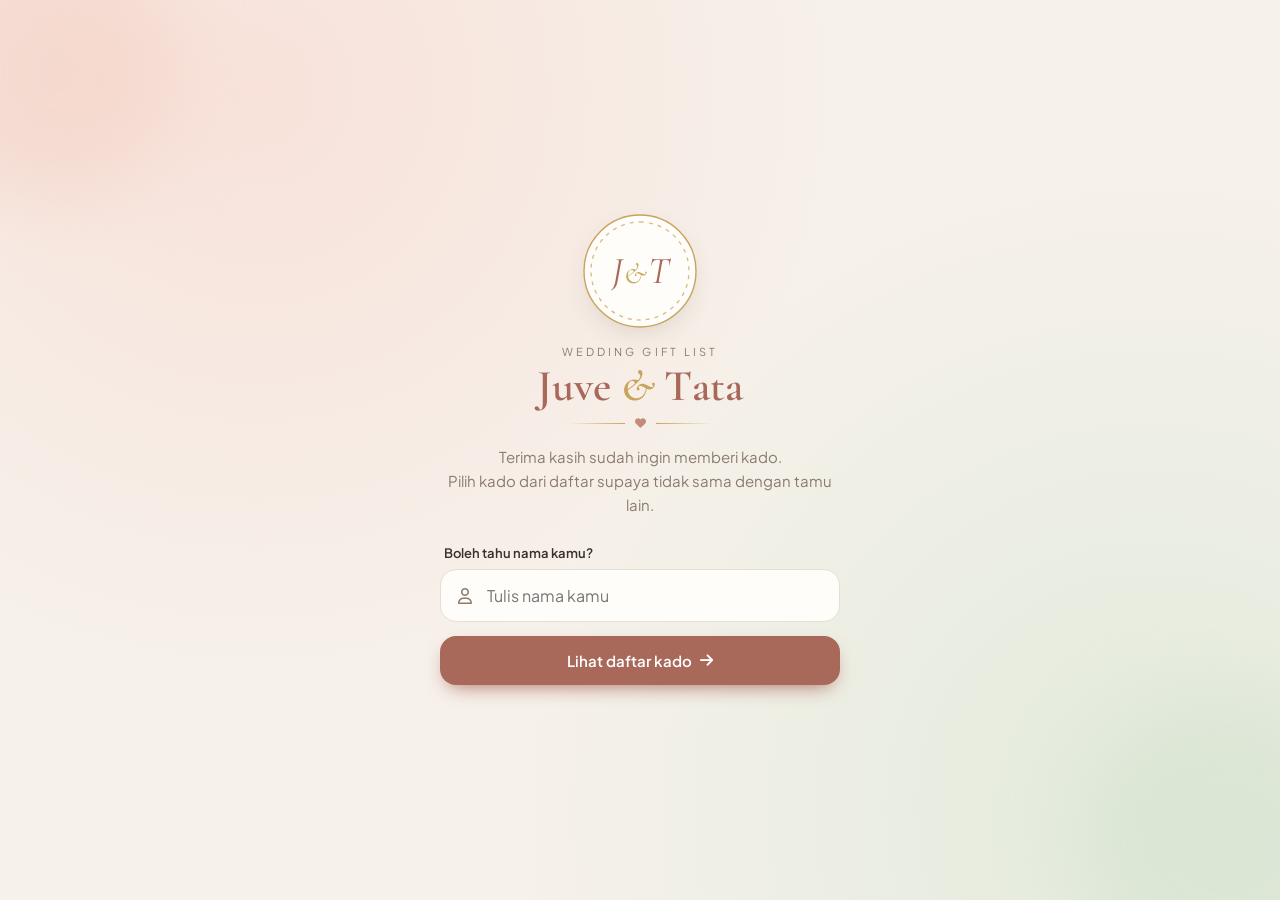
<file: index.html>
<!doctype html>
<html lang="id">
<head>
  <meta charset="utf-8">
  <meta name="viewport" content="width=device-width, initial-scale=1, viewport-fit=cover">
  <title>Wedding Gift · Juve & Tata</title>
  <meta name="description" content="Daftar kado pernikahan Juve & Tata — pilih kado supaya tidak sama dengan tamu lain.">
  <meta name="theme-color" content="#f6f1ea">
  <link rel="icon" href="data:image/svg+xml,<svg xmlns='http://www.w3.org/2000/svg' viewBox='0 0 24 24'><path fill='%23a8685a' d='M12 21s-7.5-4.6-9.6-9.2C.9 8.4 3 4.5 6.7 4.5c2.1 0 3.6 1.2 4.3 2.4.7-1.2 2.2-2.4 4.3-2.4 3.7 0 5.8 3.9 4.3 7.3C19.5 16.4 12 21 12 21z'/></svg>">
  <link rel="preconnect" href="https://fonts.googleapis.com">
  <link rel="preconnect" href="https://fonts.gstatic.com" crossorigin>
  <link href="https://fonts.googleapis.com/css2?family=Cormorant+Garamond:ital,wght@0,500;0,600;1,500&family=Plus+Jakarta+Sans:wght@400;500;600;700&display=swap" rel="stylesheet">
  <link rel="stylesheet" href="https://cdnjs.cloudflare.com/ajax/libs/font-awesome/6.5.2/css/all.min.css">
  <link rel="stylesheet" href="assets/style.css">
</head>
<body>
  <!-- Layar sambutan: tanya nama tamu -->
  <section class="welcome intro hidden" id="welcome">
    <div class="petals" id="petals" aria-hidden="true"></div>
    <div class="blob b1" aria-hidden="true"></div>
    <div class="blob b2" aria-hidden="true"></div>
    <form class="welcome-card" id="welcomeForm" autocomplete="off">
      <div class="monogram anim">
        <svg viewBox="0 0 120 120" aria-hidden="true"><circle class="draw" cx="60" cy="60" r="56"/><circle class="draw d2" cx="60" cy="60" r="49"/></svg>
        <span class="mono-text">J<em>&amp;</em>T</span>
        <i class="fa-solid fa-star spark s1"></i><i class="fa-solid fa-star spark s2"></i><i class="fa-solid fa-star spark s3"></i>
      </div>
      <p class="eyebrow anim a1">Wedding Gift List</p>
      <h1 class="split" id="title">Juve &amp; Tata</h1>
      <div class="divider anim a2"><span></span><i class="fa-solid fa-heart"></i><span></span></div>
      <div class="w-event anim a2 hidden" id="wEvent"></div>
      <p class="lead anim a3">Terima kasih sudah ingin memberi kado.<br>Pilih kado dari daftar supaya tidak sama dengan tamu lain.</p>
      <div class="field anim a4">
        <label for="guestName" id="nameLabel">Boleh tahu nama kamu?</label>
        <div class="input-wrap">
          <i class="fa-regular fa-user"></i>
          <input class="input" id="guestName" maxlength="40" placeholder="Tulis nama kamu">
        </div>
      </div>
      <button class="btn btn-primary btn-block shine anim a5" type="submit" id="goBtn">Lihat daftar kado <i class="fa-solid fa-arrow-right"></i></button>
    </form>
  </section>

  <main class="app" id="app">
    <header class="top">
      <div class="brand">
        <p class="eyebrow">Wedding Gift</p>
        <h2>Juve &amp; Tata</h2>
      </div>
      <button class="me" id="meBtn" title="Ganti nama">
        <div class="avatar" id="meAvatar">?</div><span id="meName"></span>
      </button>
    </header>

    <p class="hello">Hai <b id="helloName"></b>! Ketuk salah satu kado yang ingin kamu berikan. Kado yang sudah ada namanya berarti sudah dipilih tamu lain.</p>

    <div class="progress-card">
      <div class="ring" id="ring" data-label="0%"></div>
      <div>
        <h3 id="progTitle">Memuat…</h3>
        <p id="progSub">Mengambil daftar kado terbaru</p>
      </div>
    </div>
    <div class="banner hidden" id="banner"></div>
    <div class="event-card hidden" id="eventCard"></div>

    <div class="toolbar">
      <label class="search">
        <svg width="18" height="18" viewBox="0 0 24 24" fill="none" stroke="currentColor" stroke-width="2.2" stroke-linecap="round"><circle cx="11" cy="11" r="7"/><path d="m20 20-3.5-3.5"/></svg>
        <input class="input" id="q" type="search" placeholder="Cari kado… (misal: dispenser)">
      </label>
      <div class="chips" id="chips"></div>
      <div class="seg" id="seg">
        <button data-f="all" class="active">Semua</button>
        <button data-f="free">Tersedia</button>
        <button data-f="taken">Sudah dipilih</button>
      </div>
    </div>

    <div id="list"><div class="loading"><div class="spinner"></div>Memuat daftar kado…</div></div>

    <section class="wishes hidden" id="wishes">
      <div class="section-title"><i class="fa-solid fa-feather-pointed"></i> Ucapan &amp; Doa<small id="wishCount"></small></div>
      <div id="wishList"></div>
    </section>

    <footer class="footer">
      <div class="script">Terima kasih <i class="fa-solid fa-heart"></i></div>
      atas doa dan perhatian untuk pernikahan Juve &amp; Tata
    </footer>
  </main>

  <div class="mybar hidden" id="mybar">
    <div class="txt"><b id="mybarTitle"></b><span id="mybarSub"></span></div>
    <button class="btn" id="mybarBtn">Lihat</button>
  </div>

  <div id="sheetRoot"></div>

  <script src="config.js"></script>
  <script src="assets/store.js"></script>
  <script src="assets/ui.js"></script>
  <script src="assets/app.js"></script>
</body>
</html>
</file>
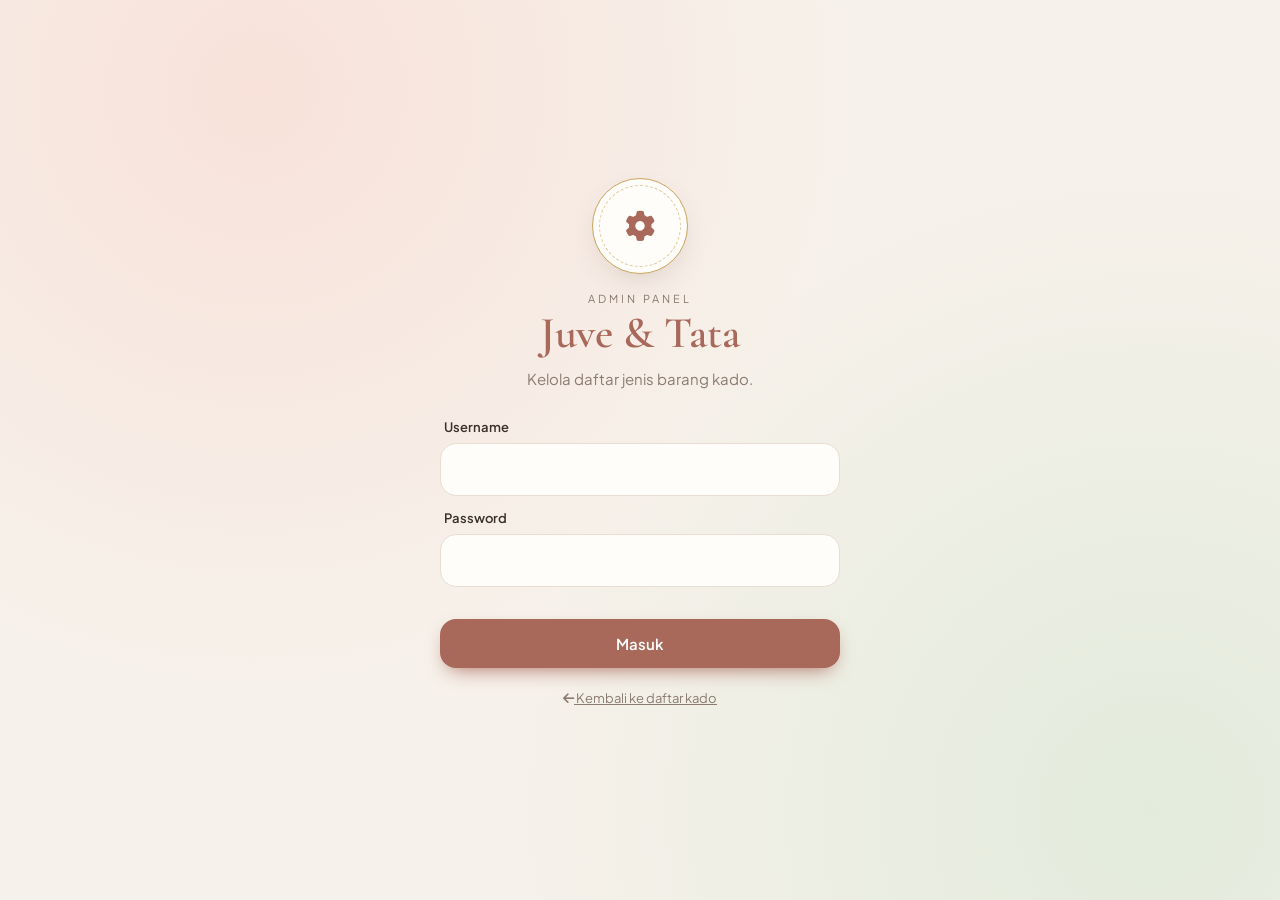
<file: admin/index.html>
<!doctype html>
<html lang="id">
<head>
  <meta charset="utf-8">
  <meta name="viewport" content="width=device-width, initial-scale=1, viewport-fit=cover">
  <title>Admin · Gift Juve & Tata</title>
  <meta name="robots" content="noindex">
  <meta name="theme-color" content="#f6f1ea">
  <link rel="icon" href="data:image/svg+xml,<svg xmlns='http://www.w3.org/2000/svg' viewBox='0 0 24 24'><path fill='%23a8685a' d='M12 21s-7.5-4.6-9.6-9.2C.9 8.4 3 4.5 6.7 4.5c2.1 0 3.6 1.2 4.3 2.4.7-1.2 2.2-2.4 4.3-2.4 3.7 0 5.8 3.9 4.3 7.3C19.5 16.4 12 21 12 21z'/></svg>">
  <link rel="preconnect" href="https://fonts.googleapis.com">
  <link rel="preconnect" href="https://fonts.gstatic.com" crossorigin>
  <link href="https://fonts.googleapis.com/css2?family=Cormorant+Garamond:ital,wght@0,500;0,600;1,500&family=Plus+Jakarta+Sans:wght@400;500;600;700&display=swap" rel="stylesheet">
  <link rel="stylesheet" href="https://cdnjs.cloudflare.com/ajax/libs/font-awesome/6.5.2/css/all.min.css">
  <link rel="stylesheet" href="../assets/style.css">
</head>
<body>
  <section class="welcome" id="login">
    <form class="welcome-card" id="loginForm">
      <div class="monogram"><i class="fa-solid fa-gear"></i></div>
      <p class="eyebrow">Admin Panel</p>
      <h1>Juve &amp; Tata</h1>
      <p class="lead">Kelola daftar jenis barang kado.</p>
      <div class="form">
        <div class="field"><label for="u">Username</label><input class="input" id="u" autocomplete="username" required></div>
        <div class="field"><label for="p">Password</label><input class="input" id="p" type="password" autocomplete="current-password" required></div>
      </div>
      <button class="btn btn-primary btn-block" type="submit">Masuk</button>
      <p style="margin-top:18px"><a href="../" style="color:var(--muted);font-size:13px"><i class="fa-solid fa-arrow-left"></i> Kembali ke daftar kado</a></p>
    </form>
  </section>

  <main class="app hidden" id="app">
    <header class="top">
      <div class="brand"><p class="eyebrow">Admin Panel</p><h2>Gift List</h2></div>
      <button class="me" id="logout"><div class="avatar">JT</div><span>Keluar</span></button>
    </header>

    <div class="progress-card">
      <div class="ring" id="ring" data-label="0%"></div>
      <div><h3 id="progTitle">Memuat…</h3><p id="progSub"></p></div>
    </div>

    <div class="seg" id="tabs" style="margin-top:16px">
      <button data-tab="items" class="active">Barang</button>
      <button data-tab="links">Link Tamu</button>
      <button data-tab="history">Riwayat</button>
      <button data-tab="settings">Pengaturan</button>
    </div>

    <section id="tab-items">
      <div class="toolbar">
        <label class="search">
          <svg width="18" height="18" viewBox="0 0 24 24" fill="none" stroke="currentColor" stroke-width="2.2" stroke-linecap="round"><circle cx="11" cy="11" r="7"/><path d="m20 20-3.5-3.5"/></svg>
          <input class="input" id="q" type="search" placeholder="Cari barang atau nama tamu…">
        </label>
      </div>
      <button class="btn btn-primary btn-block" id="addBtn" style="margin-top:0"><i class="fa-solid fa-plus"></i> Tambah jenis barang</button>
      <div id="list"><div class="loading"><div class="spinner"></div>Memuat…</div></div>
    </section>

    <section id="tab-links" class="hidden">
      <div class="panel">
        <h3><i class="fa-solid fa-link"></i> Link khusus per tamu</h3>
        <p>Tulis nama tamu, satu nama per baris. Setiap tamu mendapat link sendiri sehingga namanya langsung terisi saat membuka web.</p>
        <textarea class="input" id="namesIn" rows="5" placeholder="Burhan&#10;Faiz&#10;Keluarga Pak Ahmad"></textarea>
        <div class="field" style="margin-top:14px">
          <label for="msgIn">Pesan WhatsApp <small style="color:var(--muted);font-weight:500">({nama} dan {link} akan diganti otomatis)</small></label>
          <textarea class="input" id="msgIn" rows="4"></textarea>
        </div>
      </div>
      <div id="linkList"></div>
    </section>

    <section id="tab-history" class="hidden">
      <div class="panel">
        <h3><i class="fa-solid fa-clock-rotate-left"></i> Riwayat perubahan</h3>
        <p>Semua pilihan tamu &amp; perubahan admin tercatat di sini. Kalau ada yang iseng mengubah data, tekan <b>Pulihkan</b> pada versi sebelum kejadian. Pemulihan juga tercatat, jadi bisa dibatalkan lagi.</p>
        <button class="btn btn-ghost btn-block" id="histReload" style="margin-top:0"><i class="fa-solid fa-rotate"></i> Muat ulang riwayat</button>
      </div>
      <div id="histList" style="margin-top:12px"></div>
    </section>

    <section id="tab-settings" class="hidden">
      <div class="panel">
        <h3><i class="fa-solid fa-calendar-days"></i> Info acara</h3>
        <p>Ditampilkan sebagai hitung mundur di halaman tamu. Kosongkan tanggal untuk menyembunyikannya.</p>
        <form class="form" id="eventForm" style="margin-bottom:0">
          <div class="field"><label for="evName">Nama acara</label><input class="input" id="evName" maxlength="60" placeholder="Akad &amp; Resepsi"></div>
          <div class="field"><label for="evDate">Tanggal &amp; jam</label><input class="input" id="evDate" type="datetime-local"></div>
          <div class="field"><label for="evPlace">Tempat <small style="color:var(--muted);font-weight:500">(opsional)</small></label><input class="input" id="evPlace" maxlength="80" placeholder="Nama gedung, kota"></div>
          <button class="btn btn-primary btn-block" id="evSave" type="submit" style="margin-top:0">Simpan info acara</button>
        </form>
      </div>
      <div class="panel">
        <h3><span class="status-dot" id="dot"></span><span id="connTitle"></span></h3>
        <p id="connSub"></p>
        <ol>
          <li>Buka <a href="https://github.com/settings/personal-access-tokens/new" target="_blank" rel="noopener">GitHub → Fine-grained token</a> (login sebagai <code>gift-wedding-juve-tata</code>).</li>
          <li>Repository access: <b>Only select repositories</b> → <code>gift-wedding-juve-tata.github.io</code>.</li>
          <li>Permissions → Repository → <b>Contents: Read and write</b>. Expiration: setelah acara selesai.</li>
          <li>Generate, salin token, tempel di bawah lalu Simpan.</li>
        </ol>
        <div class="form">
          <input class="input" id="tokenIn" type="password" placeholder="github_pat_…" autocomplete="off">
        </div>
        <button class="btn btn-primary btn-block" id="saveToken" style="margin-top:0">Simpan token</button>
        <p style="margin:12px 0 0">Setelah disimpan, situs butuh ±1 menit untuk ter-update.</p>
      </div>
      <div class="panel">
        <h3>Unduh data</h3>
        <p>Simpan salinan daftar kado + nama pemberi dalam format CSV (bisa dibuka di Excel).</p>
        <button class="btn btn-ghost btn-block" id="dlBtn" style="margin-top:0"><i class="fa-solid fa-download"></i> Unduh gifts.csv</button>
      </div>
    </section>
  </main>

  <div id="sheetRoot"></div>

  <script src="../config.js"></script>
  <script>window.GIFT_BASE = "../";</script>
  <script src="../assets/store.js"></script>
  <script src="../assets/ui.js"></script>
  <script src="../assets/admin.js"></script>
</body>
</html>
</file>
<file: assets/style.css>
:root {
  --bg: #f6f1ea;
  --bg-deep: #ede4d8;
  --card: #fffdf9;
  --ink: #3b2f2a;
  --muted: #8b7b70;
  --line: #e8ddd0;
  --rose: #c48b7c;
  --rose-deep: #a8685a;
  --rose-soft: #f5e4de;
  --sage: #8fa58a;
  --sage-soft: #e6eee2;
  --gold: #c9a45c;
  --gold-soft: #f7ecd4;
  --shadow: 0 10px 30px -12px rgba(92, 64, 51, .25);
  --radius: 22px;
  --serif: "Cormorant Garamond", Georgia, serif;
  --sans: "Plus Jakarta Sans", system-ui, -apple-system, sans-serif;
}

* { box-sizing: border-box; -webkit-tap-highlight-color: transparent; }
html, body { margin: 0; }
body {
  font-family: var(--sans);
  color: var(--ink);
  background:
    radial-gradient(circle at 10% 0%, #f9e9e2 0, transparent 40%),
    radial-gradient(circle at 100% 30%, #e9efe4 0, transparent 35%),
    var(--bg);
  min-height: 100vh;
  -webkit-font-smoothing: antialiased;
}
button, input, select, textarea { font: inherit; color: inherit; }
button { cursor: pointer; border: 0; background: none; }
.hidden { display: none !important; }

.app { max-width: 560px; margin: 0 auto; padding: 0 16px 120px; }

/* ---------- Welcome ---------- */
.welcome {
  position: fixed; inset: 0; z-index: 50;
  display: grid; place-items: center; padding: 24px;
  background:
    radial-gradient(circle at 20% 10%, #f8e2da 0, transparent 45%),
    radial-gradient(circle at 90% 90%, #e2ebdc 0, transparent 45%),
    var(--bg);
  animation: fade .5s ease;
}
.welcome-card { width: 100%; max-width: 400px; text-align: center; }
.monogram {
  width: 96px; height: 96px; margin: 0 auto 18px; border-radius: 50%;
  display: grid; place-items: center;
  border: 1.5px solid var(--gold); color: var(--rose-deep);
  font-family: var(--serif); font-size: 34px; font-style: italic;
  background: var(--card); box-shadow: var(--shadow);
  position: relative;
}
.monogram::after { content: ""; position: absolute; inset: 6px; border-radius: 50%; border: 1px dashed var(--gold); opacity: .6; }
.eyebrow { text-transform: uppercase; letter-spacing: .28em; font-size: 11px; color: var(--muted); margin: 0 0 6px; }
.welcome h1 { font-family: var(--serif); font-weight: 600; font-size: 44px; line-height: 1; margin: 0 0 12px; color: var(--rose-deep); }
.welcome p.lead { color: var(--muted); margin: 0 0 28px; line-height: 1.6; font-size: 15px; }
.field { text-align: left; }
.field label { display: block; font-size: 13px; font-weight: 600; margin: 0 0 8px 4px; }
.input {
  width: 100%; padding: 15px 18px; border-radius: 16px;
  border: 1.5px solid var(--line); background: var(--card);
  outline: none; transition: border-color .2s, box-shadow .2s; font-size: 16px;
}
.input:focus { border-color: var(--rose); box-shadow: 0 0 0 4px var(--rose-soft); }
.btn {
  display: inline-flex; align-items: center; justify-content: center; gap: 8px;
  padding: 15px 22px; border-radius: 16px; font-weight: 600; font-size: 15px;
  transition: transform .15s, background .2s, opacity .2s;
}
.btn:active { transform: scale(.97); }
.btn:disabled { opacity: .5; pointer-events: none; }
.btn-primary { background: var(--rose-deep); color: #fff; box-shadow: 0 8px 20px -8px var(--rose-deep); }
.btn-primary:hover { background: #95594c; }
.btn-ghost { background: var(--bg-deep); color: var(--ink); }
.btn-danger { background: #f6e1de; color: #a5453a; }
.btn-block { width: 100%; margin-top: 14px; }

/* ---------- Header ---------- */
.top {
  display: flex; align-items: center; justify-content: space-between; gap: 12px;
  padding: 22px 0 8px;
}
.brand .eyebrow { margin: 0; }
.brand h2 { font-family: var(--serif); font-size: 32px; margin: 2px 0 0; font-weight: 600; color: var(--rose-deep); line-height: 1; }
.me {
  display: flex; align-items: center; gap: 8px;
  padding: 6px 12px 6px 6px; border-radius: 999px;
  background: var(--card); border: 1px solid var(--line); font-size: 13px; font-weight: 600;
  max-width: 50%;
}
.me span { overflow: hidden; text-overflow: ellipsis; white-space: nowrap; }
.avatar {
  width: 30px; height: 30px; border-radius: 50%; flex: none;
  display: grid; place-items: center; color: #fff; font-size: 13px; font-weight: 700;
  background: linear-gradient(135deg, var(--rose), var(--gold));
}

.hello { margin: 10px 0 18px; color: var(--muted); font-size: 14px; line-height: 1.6; }
.hello b { color: var(--ink); }

/* ---------- Progress ---------- */
.progress-card {
  display: flex; align-items: center; gap: 18px;
  padding: 18px 20px; border-radius: var(--radius);
  background: linear-gradient(135deg, #fff 0%, var(--rose-soft) 100%);
  border: 1px solid var(--line); box-shadow: var(--shadow);
}
.ring { --p: 0; width: 64px; height: 64px; flex: none; border-radius: 50%;
  background: conic-gradient(var(--rose-deep) calc(var(--p) * 1%), #ead8d0 0);
  display: grid; place-items: center; transition: --p .6s;
}
.ring::before { content: attr(data-label); width: 50px; height: 50px; border-radius: 50%; background: var(--card); display: grid; place-items: center; font-weight: 700; font-size: 13px; }
.progress-card h3 { margin: 0 0 4px; font-size: 15px; }
.progress-card p { margin: 0; color: var(--muted); font-size: 13px; line-height: 1.5; }

/* ---------- Toolbar ---------- */
.toolbar { position: sticky; top: 0; z-index: 10; padding: 14px 0 10px; margin: 0 -16px; padding-left: 16px; padding-right: 16px;
  background: linear-gradient(var(--bg) 80%, transparent); }
.search { position: relative; }
.search svg { position: absolute; left: 16px; top: 50%; transform: translateY(-50%); color: var(--muted); }
.search .input { padding-left: 46px; }
.chips { display: flex; gap: 8px; overflow-x: auto; padding: 12px 0 2px; scrollbar-width: none; }
.chips::-webkit-scrollbar { display: none; }
.chip {
  flex: none; padding: 9px 14px; border-radius: 999px; font-size: 13px; font-weight: 600;
  background: var(--card); border: 1px solid var(--line); color: var(--muted); white-space: nowrap;
  transition: all .2s;
}
.chip.active { background: var(--ink); color: #fff; border-color: var(--ink); }
.seg { display: flex; gap: 4px; padding: 4px; background: var(--bg-deep); border-radius: 14px; margin-top: 10px; }
.seg button { flex: 1; padding: 8px; border-radius: 10px; font-size: 13px; font-weight: 600; color: var(--muted); }
.seg button.active { background: var(--card); color: var(--ink); box-shadow: 0 2px 8px -4px rgba(0,0,0,.2); }

/* ---------- Bubbles ---------- */
.section-title { display: flex; align-items: center; gap: 10px; margin: 24px 4px 12px; font-family: var(--serif); font-size: 22px; font-weight: 600; }
.section-title small { font-family: var(--sans); font-size: 12px; color: var(--muted); font-weight: 500; margin-left: auto; }
.grid { display: grid; grid-template-columns: repeat(3, 1fr); gap: 10px; }
@media (max-width: 380px) { .grid { grid-template-columns: repeat(2, 1fr); } }

.bubble {
  position: relative; display: flex; flex-direction: column; align-items: center; text-align: center;
  padding: 16px 8px 12px; border-radius: 22px; min-height: 140px;
  background: var(--card); border: 1.5px solid var(--line);
  transition: transform .18s, box-shadow .2s, border-color .2s;
  animation: pop .35s ease both;
}
.bubble:hover { transform: translateY(-2px); box-shadow: var(--shadow); border-color: var(--rose); }
.bubble:active { transform: scale(.96); }
.bubble .ico {
  width: 54px; height: 54px; border-radius: 50%; display: grid; place-items: center;
  font-size: 26px; background: var(--rose-soft); margin-bottom: 10px;
}
.bubble .name { font-size: 13px; font-weight: 600; line-height: 1.3; }
.bubble .tag { margin-top: auto; padding-top: 8px; font-size: 11px; font-weight: 600; color: var(--sage); }

.bubble.taken { background: #f3eee8; border-style: dashed; }
.bubble.taken .ico { background: #e9e2da; filter: grayscale(.7); opacity: .75; }
.bubble.taken .name { color: var(--muted); text-decoration: line-through; text-decoration-color: rgba(139,123,112,.5); }
.bubble.taken .tag { color: var(--rose-deep); display: flex; align-items: center; gap: 4px; max-width: 100%; }
.bubble.taken .tag span { overflow: hidden; text-overflow: ellipsis; white-space: nowrap; }

.bubble.mine { background: var(--gold-soft); border: 1.5px solid var(--gold); }
.bubble.mine .ico { background: #fff; }
.bubble.mine .tag { color: #9a7631; }
.bubble.mine::before {
  content: "✓"; position: absolute; top: 8px; right: 8px; width: 20px; height: 20px; border-radius: 50%;
  background: var(--gold); color: #fff; font-size: 11px; display: grid; place-items: center; font-weight: 700;
}

.empty { text-align: center; color: var(--muted); padding: 48px 16px; font-size: 14px; }
.empty .big { font-size: 40px; margin-bottom: 8px; }

/* ---------- My gifts bar ---------- */
.mybar {
  position: fixed; left: 50%; bottom: 16px; transform: translateX(-50%); z-index: 20;
  width: calc(100% - 32px); max-width: 528px;
  display: flex; align-items: center; gap: 12px; padding: 12px 14px 12px 18px;
  border-radius: 20px; background: var(--ink); color: #fff; box-shadow: 0 16px 40px -12px rgba(0,0,0,.45);
  animation: up .35s ease;
}
.mybar .txt { flex: 1; font-size: 13px; line-height: 1.4; min-width: 0; }
.mybar .txt b { display: block; font-size: 14px; }
.mybar .txt span { opacity: .7; display: block; overflow: hidden; text-overflow: ellipsis; white-space: nowrap; }
.mybar .btn { padding: 10px 14px; background: var(--gold); color: var(--ink); font-size: 13px; }

/* ---------- Sheet ---------- */
.overlay { position: fixed; inset: 0; z-index: 40; background: rgba(40, 28, 22, .4); backdrop-filter: blur(3px); animation: fade .2s ease; }
.sheet {
  position: fixed; left: 50%; bottom: 0; transform: translateX(-50%); z-index: 41;
  width: 100%; max-width: 560px; max-height: 88vh; overflow-y: auto;
  background: var(--card); border-radius: 28px 28px 0 0; padding: 12px 22px 28px;
  animation: up .3s cubic-bezier(.2,.9,.3,1.1);
  text-align: center;
}
.sheet .grab { width: 44px; height: 5px; border-radius: 9px; background: var(--line); margin: 0 auto 18px; }
.sheet .ico-lg { width: 84px; height: 84px; border-radius: 50%; margin: 0 auto 14px; display: grid; place-items: center; font-size: 42px; background: var(--rose-soft); }
.sheet h3 { font-family: var(--serif); font-size: 28px; margin: 0 0 4px; font-weight: 600; }
.sheet .cat { font-size: 12px; text-transform: uppercase; letter-spacing: .18em; color: var(--muted); margin-bottom: 14px; }
.sheet p { color: var(--muted); line-height: 1.6; font-size: 14px; margin: 0 0 18px; }
.sheet .actions { display: flex; gap: 10px; }
.sheet .actions .btn { flex: 1; }
.sheet .note { background: var(--sage-soft); color: #556b51; border-radius: 14px; padding: 12px; font-size: 13px; text-align: left; margin-bottom: 16px; line-height: 1.5; }
.sheet .list { text-align: left; margin: 0 0 16px; padding: 0; list-style: none; }
.sheet .list li { display: flex; align-items: center; gap: 12px; padding: 10px 0; border-bottom: 1px solid var(--line); font-size: 14px; font-weight: 600; }
.sheet .list li .e { width: 38px; height: 38px; border-radius: 50%; display: grid; place-items: center; background: var(--gold-soft); font-size: 18px; }

/* ---------- Toast ---------- */
.toast {
  position: fixed; top: 16px; left: 50%; transform: translateX(-50%); z-index: 60;
  padding: 12px 18px; border-radius: 14px; background: var(--ink); color: #fff; font-size: 14px; font-weight: 500;
  box-shadow: var(--shadow); animation: down .3s ease; max-width: calc(100% - 32px); text-align: center;
}
.toast.err { background: #a5453a; }

.banner { margin: 12px 0 0; padding: 10px 14px; border-radius: 14px; font-size: 13px; background: var(--gold-soft); color: #7d5f24; line-height: 1.5; }

.footer { text-align: center; margin: 40px 0 0; color: var(--muted); font-size: 13px; line-height: 1.7; }
.footer .script { font-family: var(--serif); font-size: 22px; font-style: italic; color: var(--rose-deep); }

.spinner { width: 18px; height: 18px; border-radius: 50%; border: 2.5px solid rgba(255,255,255,.4); border-top-color: #fff; animation: spin .7s linear infinite; }
.loading { display: grid; place-items: center; padding: 60px 0; color: var(--muted); gap: 12px; font-size: 14px; }
.loading .spinner { border-color: var(--line); border-top-color: var(--rose-deep); width: 28px; height: 28px; }

@keyframes fade { from { opacity: 0; } }
@keyframes up { from { transform: translate(-50%, 100%); } }
@keyframes down { from { transform: translate(-50%, -20px); opacity: 0; } }
@keyframes pop { from { transform: scale(.92); opacity: 0; } }
@keyframes spin { to { transform: rotate(360deg); } }
@property --p { syntax: "<number>"; inherits: false; initial-value: 0; }

/* ---------- Admin ---------- */
.admin-row { display: flex; align-items: center; gap: 12px; padding: 12px 14px; background: var(--card); border: 1px solid var(--line); border-radius: 16px; margin-bottom: 8px; }
.admin-row .e { width: 40px; height: 40px; flex: none; border-radius: 50%; display: grid; place-items: center; background: var(--rose-soft); font-size: 20px; }
.admin-row .t { flex: 1; min-width: 0; }
.admin-row .t b { display: block; font-size: 14px; }
.admin-row .t span { font-size: 12px; color: var(--muted); }
.admin-row .t span.who { color: var(--rose-deep); font-weight: 600; }
.icon-btn { width: 36px; height: 36px; flex: none; border-radius: 12px; display: grid; place-items: center; background: var(--bg); color: var(--muted); font-size: 15px; }
.icon-btn:hover { background: var(--bg-deep); color: var(--ink); }
.form { text-align: left; display: grid; gap: 14px; margin-bottom: 18px; }
.emoji-pick { display: flex; flex-wrap: wrap; gap: 6px; margin-top: 8px; }
.emoji-pick button { width: 38px; height: 38px; border-radius: 10px; background: var(--bg); font-size: 18px; }
.emoji-pick button:hover { background: var(--rose-soft); }
.panel { background: var(--card); border: 1px solid var(--line); border-radius: var(--radius); padding: 20px; margin-top: 16px; }
.panel h3 { margin: 0 0 6px; font-size: 16px; }
.panel p { color: var(--muted); font-size: 13px; line-height: 1.6; margin: 0 0 14px; }
.panel ol { color: var(--muted); font-size: 13px; line-height: 1.7; padding-left: 18px; margin: 0 0 14px; }
.panel code { background: var(--bg); padding: 1px 6px; border-radius: 6px; font-size: 12px; color: var(--ink); }
.status-dot { display: inline-block; width: 8px; height: 8px; border-radius: 50%; margin-right: 6px; background: var(--sage); }
.status-dot.off { background: #c9564a; }

/* ---------- Ikon (Font Awesome) ---------- */
.bubble .ico, .sheet .ico-lg, .admin-row .e, .sheet .list li .e { color: var(--rose-deep); }
.bubble .ico { font-size: 22px; }
.sheet .ico-lg { font-size: 34px; }
.admin-row .e, .sheet .list li .e { font-size: 16px; }
.bubble.taken .ico { color: var(--muted); }
.bubble.mine .ico { color: #9a7631; }
.bubble .tag i { font-size: 10px; margin-right: 2px; }
.section-title > i { color: var(--rose); font-size: 17px; }
.chip i { margin-right: 4px; font-size: 12px; }
.chip.active i { color: var(--gold); }
.toast { display: flex; align-items: center; gap: 10px; }
.toast i { color: var(--gold); }
.toast.err i { color: #fff; }
.empty .big { color: var(--rose); font-size: 34px; }
.note i { margin-right: 4px; }
.footer .script i { font-size: 15px; vertical-align: middle; }
.emoji-pick button { color: var(--muted); font-size: 15px; transition: all .15s; }
.emoji-pick button.on { background: var(--rose-deep); color: #fff; }
.monogram i { font-size: 30px; }

/* ---------- Animasi layar sambutan ---------- */
.intro { overflow: hidden; }
.intro .welcome-card { position: relative; z-index: 2; }
.intro .monogram { border: 0; background: var(--card); width: 112px; height: 112px; animation: mono-in .9s cubic-bezier(.2,.9,.3,1.2) both, float 5s ease-in-out 1.4s infinite; }
.intro .monogram::after { display: none; }
.intro .monogram svg { position: absolute; inset: -4px; width: calc(100% + 8px); height: calc(100% + 8px); transform: rotate(-90deg); }
.intro .monogram .draw { fill: none; stroke: var(--gold); stroke-width: 1.4; stroke-dasharray: 352; stroke-dashoffset: 352; animation: draw 1.6s ease .2s forwards; }
.intro .monogram .d2 { stroke-dasharray: 4 5; stroke-dashoffset: 0; opacity: 0; animation: fade-in .8s ease 1.1s forwards, spin-slow 40s linear 1.1s infinite; transform-origin: 60px 60px; }
.mono-text { font-family: var(--serif); font-size: 38px; font-style: italic; color: var(--rose-deep); opacity: 0; animation: rise .8s ease .7s forwards; }
.mono-text em { color: var(--gold); font-size: 30px; margin: 0 1px; }
.spark { position: absolute; color: var(--gold); font-size: 10px; opacity: 0; animation: twinkle 2.6s ease-in-out infinite; }
.spark.s1 { top: -6px; right: 4px; animation-delay: 1.4s; }
.spark.s2 { bottom: 6px; left: -10px; font-size: 7px; animation-delay: 2.1s; }
.spark.s3 { top: 30%; right: -16px; font-size: 6px; animation-delay: 2.8s; }

.intro .anim { opacity: 0; animation: rise .8s cubic-bezier(.2,.8,.2,1) forwards; }
.intro .a1 { animation-delay: .9s; }
.intro .a2 { animation-delay: 1.5s; }
.intro .a3 { animation-delay: 1.7s; }
.intro .a4 { animation-delay: 1.9s; }
.intro .a5 { animation-delay: 2.05s; }
.intro .eyebrow.anim { animation-name: rise, track; animation-duration: .8s, 1.4s; }
.split .ch { display: inline-block; opacity: 0; transform: translateY(24px) rotate(6deg); filter: blur(4px); animation: letter .7s cubic-bezier(.2,.9,.3,1.2) forwards; }
.split .amp { color: var(--gold); font-style: italic; }

.divider { display: flex; align-items: center; justify-content: center; gap: 10px; margin: -2px 0 16px; color: var(--rose); font-size: 11px; }
.divider span { height: 1px; width: 56px; background: linear-gradient(90deg, transparent, var(--gold)); }
.divider span:last-child { transform: scaleX(-1); }
.divider i { animation: beat 1.6s ease-in-out 2.4s infinite; }

.input-wrap { position: relative; }
.input-wrap i { position: absolute; left: 18px; top: 50%; transform: translateY(-50%); color: var(--muted); transition: color .2s; }
.input-wrap .input { padding-left: 46px; }
.input-wrap:focus-within i { color: var(--rose-deep); }
.shake { animation: shake .4s ease; }

.shine { position: relative; overflow: hidden; }
.shine::after { content: ""; position: absolute; top: 0; left: -60%; width: 40%; height: 100%; background: linear-gradient(100deg, transparent, rgba(255,255,255,.35), transparent); transform: skewX(-20deg); animation: shine 3.2s ease-in-out 2.8s infinite; }
.btn i.fa-arrow-right { transition: transform .2s; }
.btn:hover i.fa-arrow-right { transform: translateX(4px); }

.petals { position: absolute; inset: 0; pointer-events: none; z-index: 1; }
.petal { position: absolute; top: -40px; color: var(--rose); opacity: .0; animation: fall linear infinite; }
.blob { position: absolute; border-radius: 50%; filter: blur(40px); opacity: .55; z-index: 0; animation: drift 14s ease-in-out infinite alternate; }
.blob.b1 { width: 260px; height: 260px; background: #f3cfc3; top: -60px; left: -80px; }
.blob.b2 { width: 300px; height: 300px; background: #d5e2cf; bottom: -90px; right: -100px; animation-delay: -7s; }

/* Keluar dari layar sambutan & masuk ke aplikasi */
.welcome.leaving { animation: curtain .8s cubic-bezier(.7,0,.3,1) forwards; }
.welcome.leaving .welcome-card { animation: card-out .5s ease forwards; }
.app.enter > * { opacity: 0; animation: rise .7s cubic-bezier(.2,.8,.2,1) forwards; }
.app.enter > *:nth-child(1) { animation-delay: .15s; }
.app.enter > *:nth-child(2) { animation-delay: .25s; }
.app.enter > *:nth-child(3) { animation-delay: .35s; }
.app.enter > *:nth-child(n+4) { animation-delay: .45s; }

@keyframes draw { to { stroke-dashoffset: 0; } }
@keyframes fade-in { to { opacity: .7; } }
@keyframes spin-slow { to { transform: rotate(360deg); } }
@keyframes mono-in { from { transform: scale(.4); opacity: 0; } }
@keyframes float { 50% { transform: translateY(-6px); } }
@keyframes rise { from { opacity: 0; transform: translateY(18px); } to { opacity: 1; transform: none; } }
@keyframes track { from { letter-spacing: .6em; } to { letter-spacing: .28em; } }
@keyframes letter { to { opacity: 1; transform: none; filter: none; } }
@keyframes twinkle { 0%, 100% { opacity: 0; transform: scale(.4) rotate(0); } 50% { opacity: 1; transform: scale(1) rotate(90deg); } }
@keyframes beat { 0%, 100% { transform: scale(1); } 15% { transform: scale(1.3); } 30% { transform: scale(1); } 45% { transform: scale(1.18); } }
@keyframes shine { 0% { left: -60%; } 40%, 100% { left: 130%; } }
@keyframes shake { 20%, 60% { transform: translateX(-6px); } 40%, 80% { transform: translateX(6px); } }
@keyframes fall {
  0% { transform: translate(0, 0) rotate(0); opacity: 0; }
  10% { opacity: var(--o, .5); }
  90% { opacity: var(--o, .5); }
  100% { transform: translate(var(--dx, 40px), 110vh) rotate(var(--rot, 360deg)); opacity: 0; }
}
@keyframes drift { to { transform: translate(40px, 30px) scale(1.1); } }
@keyframes curtain { 0% { opacity: 1; } 60% { opacity: 1; clip-path: circle(150% at 50% 50%); } 100% { opacity: 0; clip-path: circle(0% at 50% 50%); } }
@keyframes card-out { to { opacity: 0; transform: translateY(-20px) scale(.96); } }

@media (prefers-reduced-motion: reduce) {
  *, *::before, *::after { animation-duration: .01ms !important; animation-delay: 0s !important; animation-iteration-count: 1 !important; }
  .petals { display: none; }
}

/* ---------- Info acara & hitung mundur ---------- */
.w-event { margin: 0 0 18px; }
.ev-date { font-size: 13px; font-weight: 600; color: var(--rose-deep); margin-bottom: 10px; }
.ev-date i { margin-right: 4px; }
.countdown { display: grid; grid-template-columns: repeat(4, 1fr); gap: 8px; }
.countdown > div { background: rgba(255,253,249,.8); border: 1px solid var(--line); border-radius: 14px; padding: 8px 4px; text-align: center; backdrop-filter: blur(4px); }
.countdown b { display: block; font-family: var(--serif); font-size: 26px; line-height: 1.1; color: var(--ink); font-weight: 600; }
.countdown b.flip { animation: flip .45s ease; }
.countdown span { font-size: 10px; text-transform: uppercase; letter-spacing: .14em; color: var(--muted); }
.cd-done { padding: 12px; border-radius: 14px; background: var(--gold-soft); color: #7d5f24; font-weight: 600; font-size: 14px; text-align: center; }
.event-card { margin-top: 12px; padding: 16px 18px; border-radius: var(--radius); background: var(--card); border: 1px solid var(--line); }
.ev-head { display: flex; justify-content: space-between; gap: 12px; margin-bottom: 12px; }
.ev-head > i { font-size: 22px; color: var(--gold); }
.ev-title { font-family: var(--serif); font-size: 20px; font-weight: 600; color: var(--rose-deep); }
.ev-sub, .ev-place { font-size: 12.5px; color: var(--muted); margin-top: 2px; }
.ev-place i { color: var(--rose); margin-right: 2px; }
@keyframes flip { from { transform: translateY(-25%); opacity: .45; } }

/* ---------- Ucapan & doa ---------- */
textarea.input { resize: none; font-size: 14px; line-height: 1.5; }
.wish-field { text-align: left; margin-bottom: 16px; }
.wish-field label { display: block; font-size: 13px; font-weight: 600; margin: 0 0 8px 4px; }
.wish-field label i { color: var(--rose); margin-right: 2px; }
.wish-field small { color: var(--muted); font-weight: 500; }
.wish-field .counter { text-align: right; font-size: 11px; color: var(--muted); margin-top: 4px; }
.wishes { margin-top: 12px; }
.wish { display: flex; gap: 12px; padding: 14px; background: var(--card); border: 1px solid var(--line); border-radius: 18px; margin-bottom: 8px; animation: pop .35s ease both; }
.wish b { font-size: 13.5px; }
.wish p { margin: 3px 0 0; font-size: 13.5px; color: var(--muted); line-height: 1.55; white-space: pre-line; word-break: break-word; }

/* ---------- Admin: tambahan ---------- */
.admin-row .t span.wish-line { display: block; margin-top: 4px; font-style: italic; white-space: normal; line-height: 1.45; }
.admin-row .t span.link-txt { display: block; overflow: hidden; text-overflow: ellipsis; white-space: nowrap; }
.icon-btn.wa { color: #25a35a; text-decoration: none; font-size: 17px; }
.icon-btn.wa:hover { background: #e3f4e9; color: #1d8a4b; }
#tabs button { font-size: 12.5px; padding: 8px 4px; }
.panel h3 i { color: var(--rose); margin-right: 4px; }
.panel textarea.input { margin-bottom: 0; }
.panel .field label { display: block; font-size: 13px; font-weight: 600; margin: 0 0 8px 4px; }
</file>
